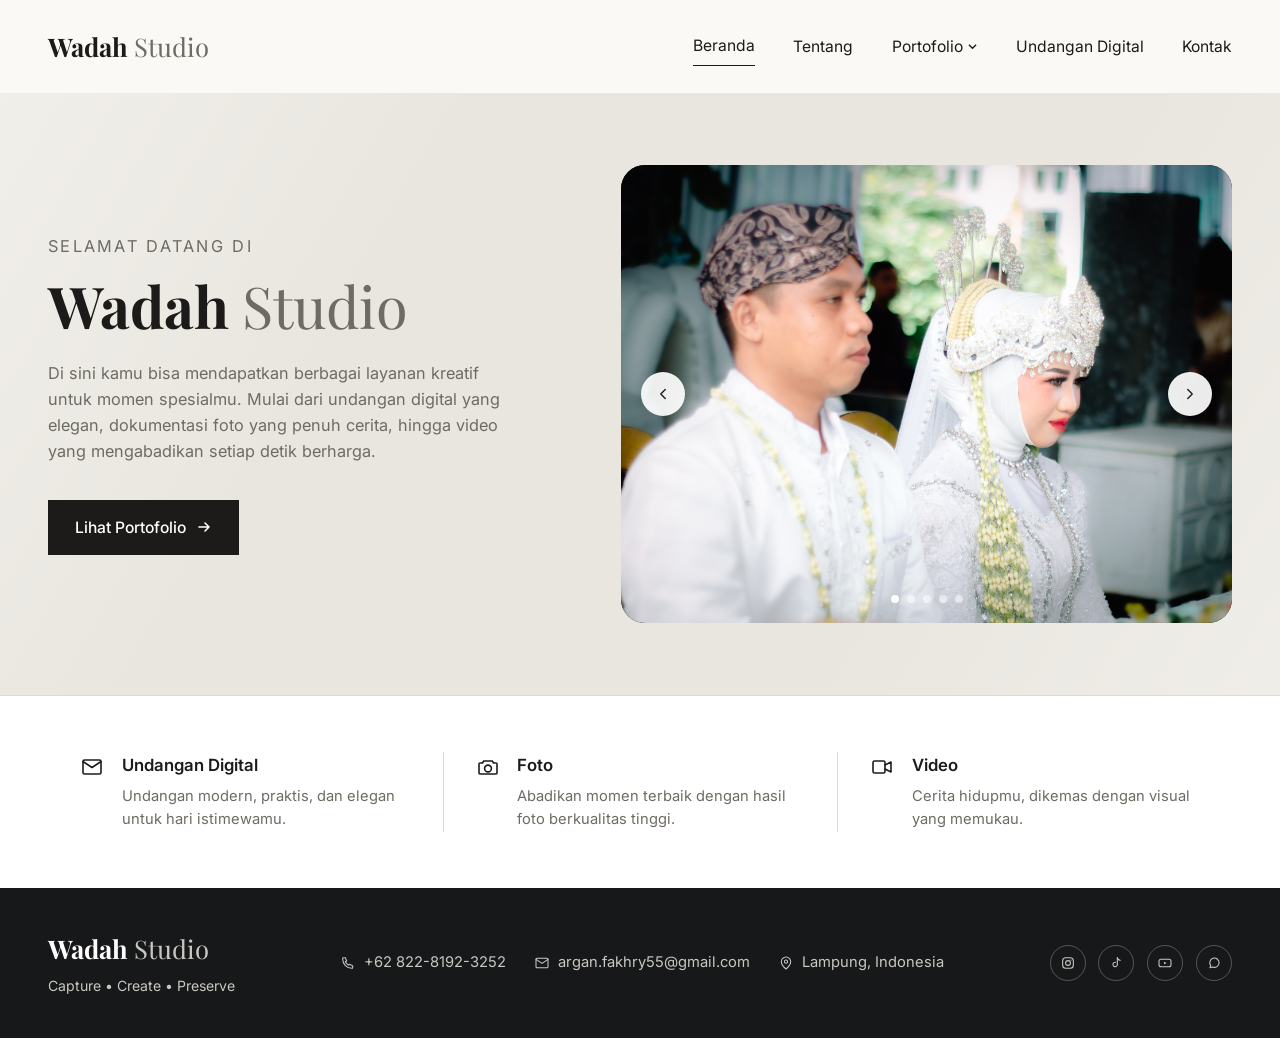
<file: index.html>
<!DOCTYPE html>
<html lang="id">
<head>
  <meta charset="UTF-8" />
  <meta name="viewport" content="width=device-width, initial-scale=1.0" />
  <title>Wadah Studio — Undangan Digital, Foto &amp; Video</title>
  <meta name="description" content="Wadah Studio menyediakan undangan digital, dokumentasi foto, dan video untuk momen spesialmu." />
  <link rel="preconnect" href="https://fonts.googleapis.com">
  <link rel="preconnect" href="https://fonts.gstatic.com" crossorigin>
  <link href="https://fonts.googleapis.com/css2?family=Inter:wght@400;500;600&family=Playfair+Display:wght@400;700&display=swap" rel="stylesheet">
  <link rel="stylesheet" href="css/style.css" />
</head>
<body>

  <!-- ============ HEADER / NAV ============ -->
  <header class="site-header">
    <div class="wrap">
      <a href="index.html" class="brand"><strong>Wadah</strong> <em>Studio</em></a>

      <button class="nav-toggle" aria-label="Buka menu" aria-expanded="false">
        <svg viewBox="0 0 24 24" fill="none" stroke="currentColor" stroke-width="1.8" stroke-linecap="round">
          <line x1="3" y1="6" x2="21" y2="6" />
          <line x1="3" y1="12" x2="21" y2="12" />
          <line x1="3" y1="18" x2="21" y2="18" />
        </svg>
      </button>

      <nav>
        <ul class="nav-links">
          <li class="active"><a href="index.html">Beranda</a></li>
          <li><a href="tentang.html">Tentang</a></li>
          <li class="has-dropdown">
            <a href="#">
              Portofolio
              <svg class="caret" viewBox="0 0 10 6" fill="none" stroke="currentColor" stroke-width="1.5">
                <path d="M1 1l4 4 4-4" />
              </svg>
            </a>
            <ul class="dropdown">
              <li><a href="portofolio-foto.html">Foto</a></li>
              <li><a href="portofolio-video.html">Video</a></li>
            </ul>
          </li>
          <li><a href="undangan.html">Undangan Digital</a></li>
          <li><a href="kontak.html">Kontak</a></li>
        </ul>
      </nav>
    </div>
  </header>

  <!-- ============ HERO ============ -->
  <section class="hero">
    <div class="wrap">
      <div class="hero-copy">
        <p class="hero-eyebrow">Selamat datang di</p>
        <h1><strong>Wadah</strong> <em>Studio</em></h1>
        <p>
          Di sini kamu bisa mendapatkan berbagai layanan kreatif untuk momen
          spesialmu. Mulai dari undangan digital yang elegan, dokumentasi foto
          yang penuh cerita, hingga video yang mengabadikan setiap detik berharga.
        </p>
        <a href="portofolio-foto.html" class="btn">
          Lihat Portofolio
          <svg viewBox="0 0 16 16" fill="none" stroke="currentColor" stroke-width="1.6" stroke-linecap="round" stroke-linejoin="round">
            <path d="M3 8h10M9 4l4 4-4 4" />
          </svg>
        </a>
      </div>

      <div class="carousel">
        <img src="assets/slide/slide1.jpg" alt="Dokumentasi Wadah Studio - foto 1" class="active" />
        <img src="assets/slide/slide2.jpg" alt="Dokumentasi Wadah Studio - foto 2" />
        <img src="assets/slide/slide3.jpg" alt="Dokumentasi Wadah Studio - foto 3" />
        <img src="assets/slide/slide4.jpg" alt="Dokumentasi Wadah Studio - foto 4" />
        <img src="assets/slide/slide5.jpg" alt="Dokumentasi Wadah Studio - foto 5" />

        <button class="carousel-arrow prev" aria-label="Foto sebelumnya">
          <svg viewBox="0 0 24 24" fill="none" stroke="currentColor" stroke-width="1.8" stroke-linecap="round" stroke-linejoin="round">
            <path d="M15 6l-6 6 6 6" />
          </svg>
        </button>
        <button class="carousel-arrow next" aria-label="Foto berikutnya">
          <svg viewBox="0 0 24 24" fill="none" stroke="currentColor" stroke-width="1.8" stroke-linecap="round" stroke-linejoin="round">
            <path d="M9 6l6 6-6 6" />
          </svg>
        </button>

        <div class="carousel-dots">
          <button class="active" aria-label="Ke foto 1"></button>
          <button aria-label="Ke foto 2"></button>
          <button aria-label="Ke foto 3"></button>
          <button aria-label="Ke foto 4"></button>
          <button aria-label="Ke foto 5"></button>
        </div>
      </div>
    </div>
  </section>

  <!-- ============ LAYANAN ============ -->
  <section class="layanan">
    <div class="wrap">
      <div class="layanan-item">
        <span class="layanan-icon">
          <svg viewBox="0 0 24 24" fill="none" stroke="currentColor" stroke-width="1.6" stroke-linecap="round" stroke-linejoin="round">
            <rect x="3" y="5" width="18" height="14" rx="1.5" />
            <path d="M3 6.5l9 6 9-6" />
          </svg>
        </span>
        <div>
          <h3>Undangan Digital</h3>
          <p>Undangan modern, praktis, dan elegan untuk hari istimewamu.</p>
        </div>
      </div>

      <div class="layanan-item">
        <span class="layanan-icon">
          <svg viewBox="0 0 24 24" fill="none" stroke="currentColor" stroke-width="1.6" stroke-linecap="round" stroke-linejoin="round">
            <path d="M4 8h2.5l1.2-2h8.6l1.2 2H20a1 1 0 0 1 1 1v9a1 1 0 0 1-1 1H4a1 1 0 0 1-1-1V9a1 1 0 0 1 1-1z" />
            <circle cx="12" cy="13.5" r="3.4" />
          </svg>
        </span>
        <div>
          <h3>Foto</h3>
          <p>Abadikan momen terbaik dengan hasil foto berkualitas tinggi.</p>
        </div>
      </div>

      <div class="layanan-item">
        <span class="layanan-icon">
          <svg viewBox="0 0 24 24" fill="none" stroke="currentColor" stroke-width="1.6" stroke-linecap="round" stroke-linejoin="round">
            <rect x="3" y="6" width="12" height="12" rx="1.5" />
            <path d="M15 10l6-3v10l-6-3" />
          </svg>
        </span>
        <div>
          <h3>Video</h3>
          <p>Cerita hidupmu, dikemas dengan visual yang memukau.</p>
        </div>
      </div>
    </div>
  </section>

  <!-- ============ FOOTER ============ -->
  <footer class="site-footer">
    <div class="wrap">
      <div class="footer-brand">
        <a href="index.html" class="brand"><strong>Wadah</strong> <em>Studio</em></a>
        <p class="footer-tagline">Capture &bull; Create &bull; Preserve</p>
      </div>

      <div class="footer-contact">
        <a href="tel:+6282281923252">
          <svg viewBox="0 0 24 24" fill="none" stroke="currentColor" stroke-width="1.6" stroke-linecap="round" stroke-linejoin="round">
            <path d="M4 5c0-.6.4-1 1-1h3l2 5-2 1.2a11 11 0 0 0 5 5L14 14l5 2v3c0 .6-.4 1-1 1C10.1 20 4 13.9 4 6V5z" />
          </svg>
          +62 822-8192-3252
        </a>
        <a href="mailto:argan.fakhry55@gmail.com">
          <svg viewBox="0 0 24 24" fill="none" stroke="currentColor" stroke-width="1.6" stroke-linecap="round" stroke-linejoin="round">
            <rect x="3" y="5" width="18" height="14" rx="1.5" />
            <path d="M3 6.5l9 6 9-6" />
          </svg>
          argan.fakhry55@gmail.com
        </a>
        <a href="#">
          <svg viewBox="0 0 24 24" fill="none" stroke="currentColor" stroke-width="1.6" stroke-linecap="round" stroke-linejoin="round">
            <path d="M12 21s-7-6.1-7-11a7 7 0 0 1 14 0c0 4.9-7 11-7 11z" />
            <circle cx="12" cy="10" r="2.4" />
          </svg>
          Lampung, Indonesia
        </a>
      </div>

      <div class="footer-social">
        <a href="https://instagram.com/argan.fakhry" aria-label="Instagram Wadah Studio">
          <svg viewBox="0 0 24 24" fill="none" stroke="currentColor" stroke-width="1.6">
            <rect x="4" y="4" width="16" height="16" rx="4.5" />
            <circle cx="12" cy="12" r="3.6" />
            <circle cx="16.4" cy="7.6" r="0.9" fill="currentColor" stroke="none" />
          </svg>
        </a>
        <a href="#" aria-label="TikTok Wadah Studio">
          <svg viewBox="0 0 24 24" fill="none" stroke="currentColor" stroke-width="1.6" stroke-linecap="round" stroke-linejoin="round">
            <path d="M14 4v10.2a3.3 3.3 0 1 1-2.6-3.23" />
            <path d="M14 4c.4 2.2 2 3.8 4.2 4.1" />
          </svg>
        </a>
        <a href="#" aria-label="YouTube Wadah Studio">
          <svg viewBox="0 0 24 24" fill="none" stroke="currentColor" stroke-width="1.6" stroke-linejoin="round">
            <rect x="3" y="6.5" width="18" height="11" rx="3" />
            <path d="M10.5 10l4 2-4 2z" fill="currentColor" stroke="none" />
          </svg>
        </a>
        <a href="https://wa.me/6282281923252" aria-label="WhatsApp Wadah Studio">
          <svg viewBox="0 0 24 24" fill="none" stroke="currentColor" stroke-width="1.6" stroke-linecap="round" stroke-linejoin="round">
            <path d="M6 19l1.1-3.2A7 7 0 1 1 10 18l-4 1z" />
          </svg>
        </a>
      </div>
    </div>
  </footer>

  <script src="js/main.js"></script>
</body>
</html>
</file>
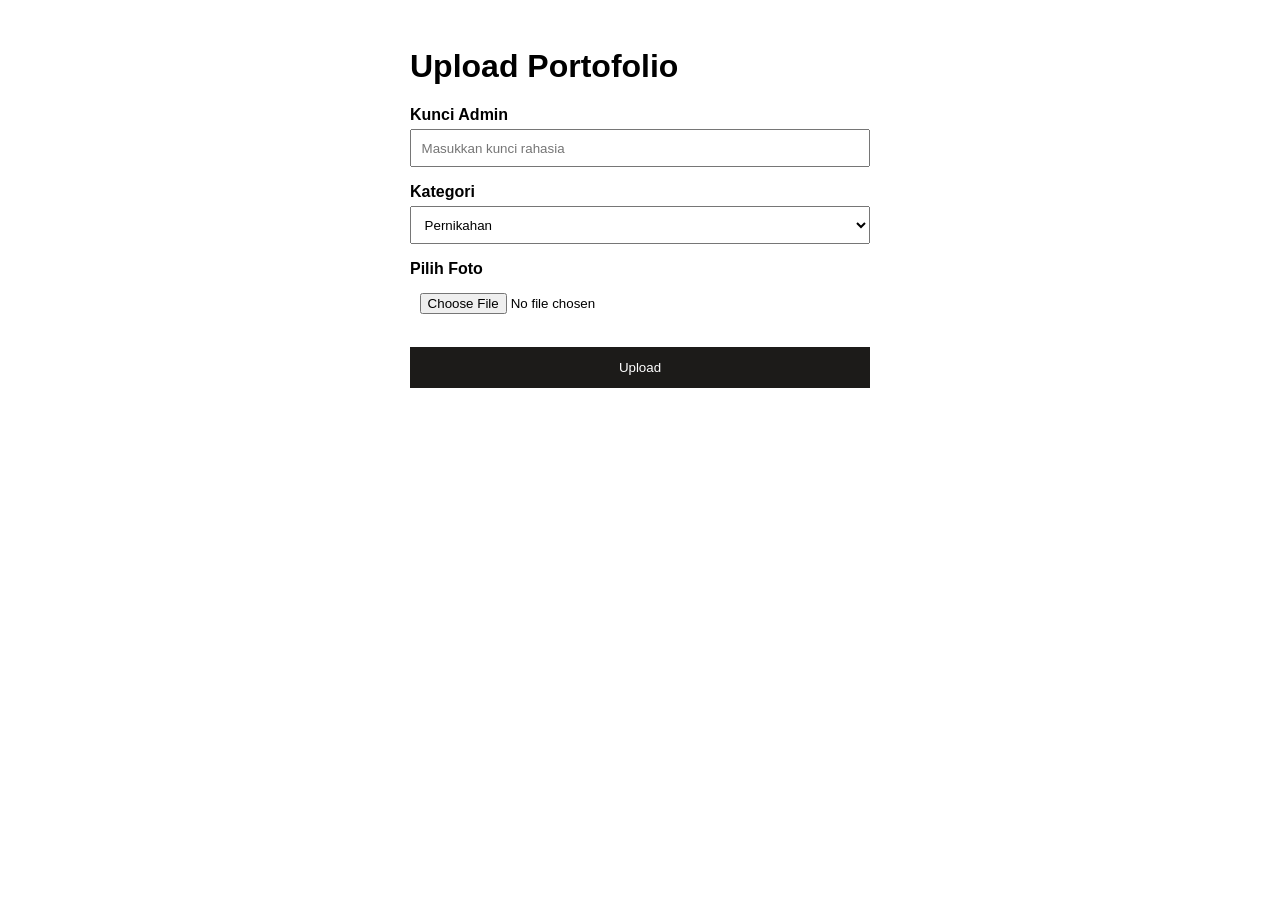
<file: admin.html>
<!DOCTYPE html>
<html lang="id">
<head>
<meta charset="UTF-8" />
<title>Admin Upload Portofolio — Wadah Studio</title>
<style>
  body { font-family: sans-serif; max-width: 460px; margin: 3rem auto; padding: 0 1rem; }
  label { display: block; margin-top: 1rem; font-weight: 600; }
  input, select, button { width: 100%; padding: 0.6rem; margin-top: 0.3rem; box-sizing: border-box; }
  button { margin-top: 1.5rem; cursor: pointer; background: #1c1b19; color: #fff; border: none; padding: 0.8rem; }
  #status { margin-top: 1rem; font-size: 0.9rem; }
</style>
</head>
<body>
  <h1>Upload Portofolio</h1>

  <label>Kunci Admin</label>
  <input type="password" id="key" placeholder="Masukkan kunci rahasia" />

  <label>Kategori</label>
  <select id="category">
    <option value="wedding">Pernikahan</option>
    <option value="sport">Olahraga</option>
    <option value="wisuda">Wisuda</option>
  </select>

  <label>Pilih Foto</label>
  <input type="file" id="fileInput" accept="image/*" />

  <button onclick="uploadFoto()">Upload</button>
  <p id="status"></p>

<script>
  const ENDPOINT = "https://script.google.com/macros/s/AKfycbxne1vZOYose110NCVlc0OeE7wIBc1UYhDzT3YFv7At08XdXWKlIHarzSQXdJKXQpXs/exec";

  function uploadFoto() {
    const key = document.getElementById("key").value;
    const category = document.getElementById("category").value;
    const file = document.getElementById("fileInput").files[0];
    const status = document.getElementById("status");

    if (!file) {
      status.textContent = "Pilih foto dulu.";
      return;
    }

    status.textContent = "Mengupload...";

    const reader = new FileReader();
    reader.onload = function () {
      const base64 = reader.result.split(",")[1];

      fetch(ENDPOINT, {
        method: "POST",
        body: JSON.stringify({
          key: key,
          category: category,
          filename: file.name,
          mimeType: file.type,
          imageBase64: base64
        })
      })
        .then(function (res) { return res.json(); })
        .then(function (data) {
          status.textContent = data.success
            ? "Berhasil! Link: " + data.imageUrl
            : "Gagal: " + data.message;
        })
        .catch(function (err) {
          status.textContent = "Error: " + err;
        });
    };
    reader.readAsDataURL(file);
  }
</script>
</body>
</html>
</file>
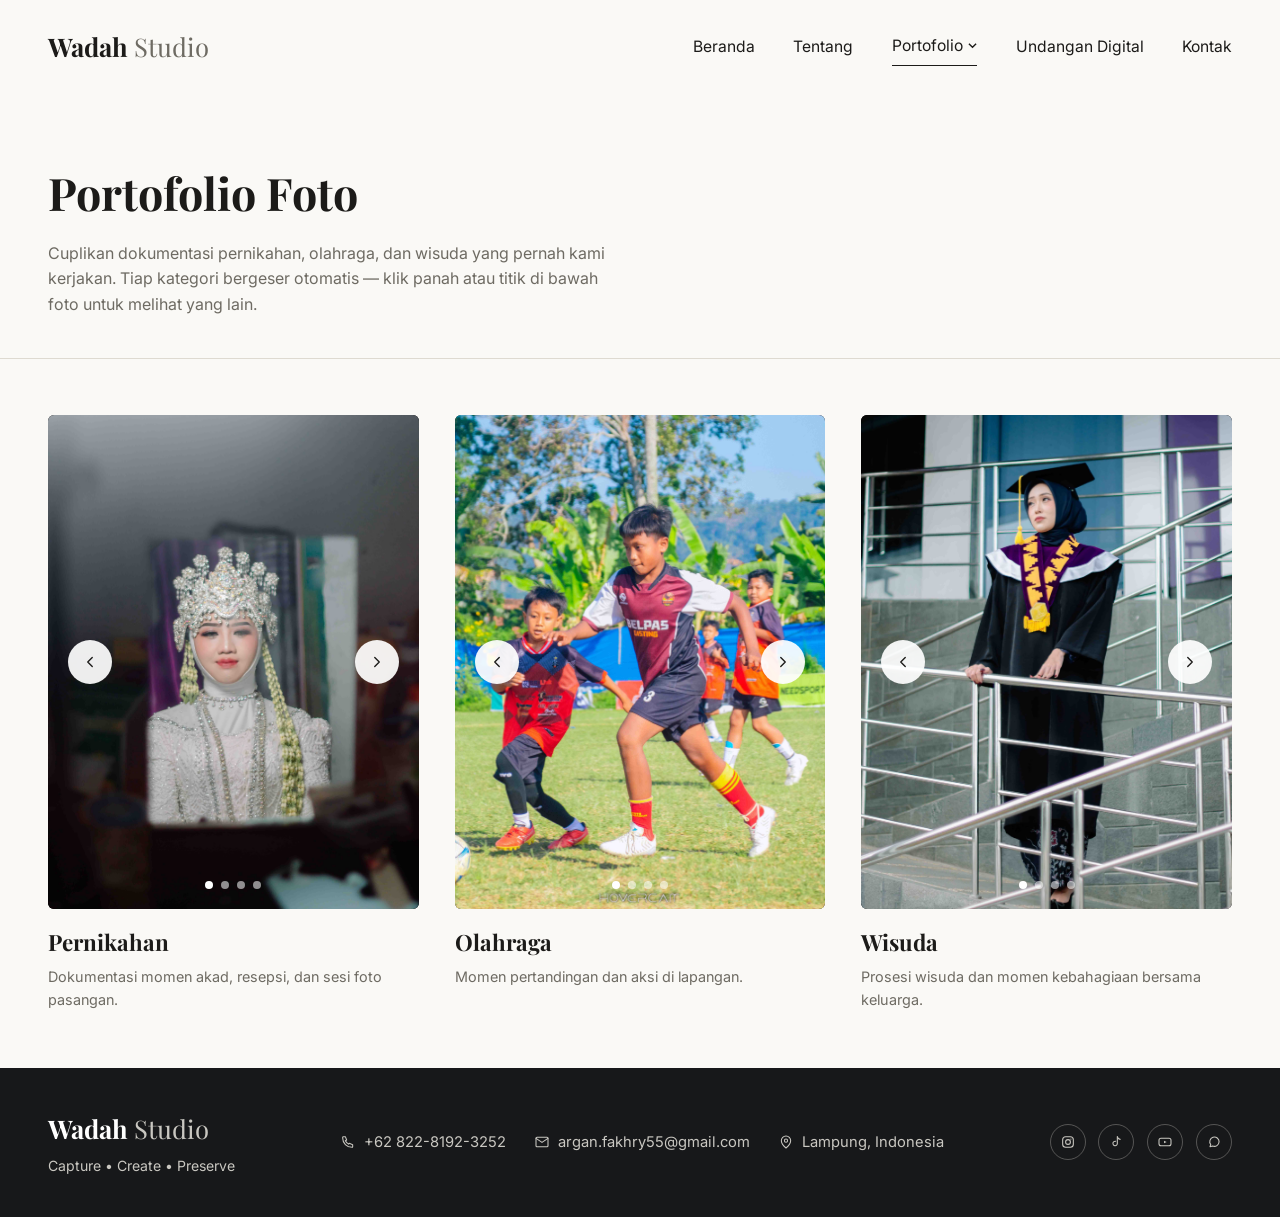
<file: portofolio-foto.html>
<!DOCTYPE html>
<html lang="id">
<head>
  <meta charset="UTF-8" />
  <meta name="viewport" content="width=device-width, initial-scale=1.0" />
  <title>Portofolio Foto — Wadah Studio</title>
  <meta name="description" content="Portofolio dokumentasi foto Wadah Studio: pernikahan, olahraga, dan wisuda." />
  <link rel="preconnect" href="https://fonts.googleapis.com">
  <link rel="preconnect" href="https://fonts.gstatic.com" crossorigin>
  <link href="https://fonts.googleapis.com/css2?family=Inter:wght@400;500;600&family=Playfair+Display:wght@400;700&display=swap" rel="stylesheet">
  <link rel="stylesheet" href="css/style.css" />
</head>
<body>

  <!-- ============ HEADER / NAV ============ -->
  <header class="site-header">
    <div class="wrap">
      <a href="index.html" class="brand"><strong>Wadah</strong> <em>Studio</em></a>

      <button class="nav-toggle" aria-label="Buka menu" aria-expanded="false">
        <svg viewBox="0 0 24 24" fill="none" stroke="currentColor" stroke-width="1.8" stroke-linecap="round">
          <line x1="3" y1="6" x2="21" y2="6" />
          <line x1="3" y1="12" x2="21" y2="12" />
          <line x1="3" y1="18" x2="21" y2="18" />
        </svg>
      </button>

      <nav>
        <ul class="nav-links">
          <li><a href="index.html">Beranda</a></li>
          <li><a href="tentang.html">Tentang</a></li>
          <li class="has-dropdown active">
            <a href="#">
              Portofolio
              <svg class="caret" viewBox="0 0 10 6" fill="none" stroke="currentColor" stroke-width="1.5">
                <path d="M1 1l4 4 4-4" />
              </svg>
            </a>
            <ul class="dropdown">
              <li><a href="portofolio-foto.html">Foto</a></li>
              <li><a href="portofolio-video.html">Video</a></li>
            </ul>
          </li>
          <li><a href="undangan.html">Undangan Digital</a></li>
          <li><a href="kontak.html">Kontak</a></li>
        </ul>
      </nav>
    </div>
  </header>

  <!-- ============ PAGE HEADER ============ -->
  <section class="page-header">
    <div class="wrap">
      <h1>Portofolio Foto</h1>
      <p>
        Cuplikan dokumentasi pernikahan, olahraga, dan wisuda yang pernah kami
        kerjakan. Tiap kategori bergeser otomatis — klik panah atau titik di
        bawah foto untuk melihat yang lain.
      </p>
    </div>
  </section>

  <!-- ============ GRID KATEGORI (tiap box = 1 carousel) ============ -->
  <section class="foto-section">
    <div class="wrap foto-grid">

      <!-- Kategori: Pernikahan (folder: wedding) -->
      <div class="foto-card" data-category="wedding">
        <div class="carousel">
          <img src="assets/portofolio-foto/wedding/wedding1.jpg" alt="Pernikahan - foto 1" class="active" />
          <img src="assets/portofolio-foto/wedding/wedding2.jpg" alt="Pernikahan - foto 2" />
          <img src="assets/portofolio-foto/wedding/wedding3.jpg" alt="Pernikahan - foto 3" />
          <img src="assets/portofolio-foto/wedding/wedding4.jpg" alt="Pernikahan - foto 4" />

          <button class="carousel-arrow prev" aria-label="Foto sebelumnya">
            <svg viewBox="0 0 24 24" fill="none" stroke="currentColor" stroke-width="1.8" stroke-linecap="round" stroke-linejoin="round">
              <path d="M15 6l-6 6 6 6" />
            </svg>
          </button>
          <button class="carousel-arrow next" aria-label="Foto berikutnya">
            <svg viewBox="0 0 24 24" fill="none" stroke="currentColor" stroke-width="1.8" stroke-linecap="round" stroke-linejoin="round">
              <path d="M9 6l6 6-6 6" />
            </svg>
          </button>

          <div class="carousel-dots">
            <button class="active" aria-label="Ke foto 1"></button>
            <button aria-label="Ke foto 2"></button>
            <button aria-label="Ke foto 3"></button>
            <button aria-label="Ke foto 4"></button>
          </div>
        </div>
        <h2>Pernikahan</h2>
        <p>Dokumentasi momen akad, resepsi, dan sesi foto pasangan.</p>
      </div>

      <!-- Kategori: Olahraga (folder: sport) -->
      <div class="foto-card" data-category="sport">
        <div class="carousel">
          <img src="assets/portofolio-foto/sport/sport1.jpg" alt="Olahraga - foto 1" class="active" />
          <img src="assets/portofolio-foto/sport/sport2.jpg" alt="Olahraga - foto 2" />
          <img src="assets/portofolio-foto/sport/sport3.jpg" alt="Olahraga - foto 3" />
          <img src="assets/portofolio-foto/sport/sport4.jpg" alt="Olahraga - foto 4" />

          <button class="carousel-arrow prev" aria-label="Foto sebelumnya">
            <svg viewBox="0 0 24 24" fill="none" stroke="currentColor" stroke-width="1.8" stroke-linecap="round" stroke-linejoin="round">
              <path d="M15 6l-6 6 6 6" />
            </svg>
          </button>
          <button class="carousel-arrow next" aria-label="Foto berikutnya">
            <svg viewBox="0 0 24 24" fill="none" stroke="currentColor" stroke-width="1.8" stroke-linecap="round" stroke-linejoin="round">
              <path d="M9 6l6 6-6 6" />
            </svg>
          </button>

          <div class="carousel-dots">
            <button class="active" aria-label="Ke foto 1"></button>
            <button aria-label="Ke foto 2"></button>
            <button aria-label="Ke foto 3"></button>
            <button aria-label="Ke foto 4"></button>
          </div>
        </div>
        <h2>Olahraga</h2>
        <p>Momen pertandingan dan aksi di lapangan.</p>
      </div>

      <!-- Kategori: Wisuda (folder: wisuda) -->
      <div class="foto-card" data-category="wisuda">
        <div class="carousel">
          <img src="assets/portofolio-foto/wisuda/wisuda1.jpg" alt="Wisuda - foto 1" class="active" />
          <img src="assets/portofolio-foto/wisuda/wisuda2.jpg" alt="Wisuda - foto 2" />
          <img src="assets/portofolio-foto/wisuda/wisuda3.jpg" alt="Wisuda - foto 3" />
          <img src="assets/portofolio-foto/wisuda/wisuda4.jpg" alt="Wisuda - foto 4" />

          <button class="carousel-arrow prev" aria-label="Foto sebelumnya">
            <svg viewBox="0 0 24 24" fill="none" stroke="currentColor" stroke-width="1.8" stroke-linecap="round" stroke-linejoin="round">
              <path d="M15 6l-6 6 6 6" />
            </svg>
          </button>
          <button class="carousel-arrow next" aria-label="Foto berikutnya">
            <svg viewBox="0 0 24 24" fill="none" stroke="currentColor" stroke-width="1.8" stroke-linecap="round" stroke-linejoin="round">
              <path d="M9 6l6 6-6 6" />
            </svg>
          </button>

          <div class="carousel-dots">
            <button class="active" aria-label="Ke foto 1"></button>
            <button aria-label="Ke foto 2"></button>
            <button aria-label="Ke foto 3"></button>
            <button aria-label="Ke foto 4"></button>
          </div>
        </div>
        <h2>Wisuda</h2>
        <p>Prosesi wisuda dan momen kebahagiaan bersama keluarga.</p>
      </div>

    </div>
  </section>

  <!-- ============ FOOTER ============ -->
  <footer class="site-footer">
    <div class="wrap">
      <div class="footer-brand">
        <a href="index.html" class="brand"><strong>Wadah</strong> <em>Studio</em></a>
        <p class="footer-tagline">Capture &bull; Create &bull; Preserve</p>
      </div>

      <div class="footer-contact">
        <a href="tel:+6282281923252">
          <svg viewBox="0 0 24 24" fill="none" stroke="currentColor" stroke-width="1.6" stroke-linecap="round" stroke-linejoin="round">
            <path d="M4 5c0-.6.4-1 1-1h3l2 5-2 1.2a11 11 0 0 0 5 5L14 14l5 2v3c0 .6-.4 1-1 1C10.1 20 4 13.9 4 6V5z" />
          </svg>
          +62 822-8192-3252
        </a>
        <a href="mailto:argan.fakhry55@gmail.com">
          <svg viewBox="0 0 24 24" fill="none" stroke="currentColor" stroke-width="1.6" stroke-linecap="round" stroke-linejoin="round">
            <rect x="3" y="5" width="18" height="14" rx="1.5" />
            <path d="M3 6.5l9 6 9-6" />
          </svg>
          argan.fakhry55@gmail.com
        </a>
        <a href="#">
          <svg viewBox="0 0 24 24" fill="none" stroke="currentColor" stroke-width="1.6" stroke-linecap="round" stroke-linejoin="round">
            <path d="M12 21s-7-6.1-7-11a7 7 0 0 1 14 0c0 4.9-7 11-7 11z" />
            <circle cx="12" cy="10" r="2.4" />
          </svg>
          Lampung, Indonesia
        </a>
      </div>

      <div class="footer-social">
        <a href="https://instagram.com/argan.fakhry" aria-label="Instagram Wadah Studio">
          <svg viewBox="0 0 24 24" fill="none" stroke="currentColor" stroke-width="1.6">
            <rect x="4" y="4" width="16" height="16" rx="4.5" />
            <circle cx="12" cy="12" r="3.6" />
            <circle cx="16.4" cy="7.6" r="0.9" fill="currentColor" stroke="none" />
          </svg>
        </a>
        <a href="#" aria-label="TikTok Wadah Studio">
          <svg viewBox="0 0 24 24" fill="none" stroke="currentColor" stroke-width="1.6" stroke-linecap="round" stroke-linejoin="round">
            <path d="M14 4v10.2a3.3 3.3 0 1 1-2.6-3.23" />
            <path d="M14 4c.4 2.2 2 3.8 4.2 4.1" />
          </svg>
        </a>
        <a href="#" aria-label="YouTube Wadah Studio">
          <svg viewBox="0 0 24 24" fill="none" stroke="currentColor" stroke-width="1.6" stroke-linejoin="round">
            <rect x="3" y="6.5" width="18" height="11" rx="3" />
            <path d="M10.5 10l4 2-4 2z" fill="currentColor" stroke="none" />
          </svg>
        </a>
        <a href="https://wa.me/6282281923252" aria-label="WhatsApp Wadah Studio">
          <svg viewBox="0 0 24 24" fill="none" stroke="currentColor" stroke-width="1.6" stroke-linecap="round" stroke-linejoin="round">
            <path d="M6 19l1.1-3.2A7 7 0 1 1 10 18l-4 1z" />
          </svg>
        </a>
      </div>
    </div>
  </footer>

 <script src="js/main.js"></script>
<script>
  const DATA_ENDPOINT = "https://script.google.com/macros/s/AKfycbxne1vZOYose110NCVlc0OeE7wIBc1UYhDzT3YFv7At08XdXWKlIHarzSQXdJKXQpXs/exec";

  fetch(DATA_ENDPOINT)
    .then(function (res) { return res.json(); })
    .then(function (data) {
      renderKategori("wedding", data.wedding);
      renderKategori("sport", data.sport);
      renderKategori("wisuda", data.wisuda);
    })
    .catch(function (err) {
      console.error("Gagal ambil data portofolio:", err);
    });

  function renderKategori(category, urls) {
    const box = document.querySelector('[data-category="' + category + '"] .carousel');
    if (!box || !urls || !urls.length) return;

    box.querySelectorAll("img").forEach(function (img) { img.remove(); });
    box.querySelectorAll(".carousel-dots button").forEach(function (dot) { dot.remove(); });

    const dotsWrap = box.querySelector(".carousel-dots");

    urls.forEach(function (url, i) {
      const img = document.createElement("img");
      img.src = url;
      img.alt = category + " - foto " + (i + 1);
      if (i === 0) img.classList.add("active");
      box.insertBefore(img, box.firstChild);

      const dot = document.createElement("button");
      dot.setAttribute("aria-label", "Ke foto " + (i + 1));
      if (i === 0) dot.classList.add("active");
      dotsWrap.appendChild(dot);
    });

    initCarousel(box);
  }
</script>
</body>
</html>
</file>
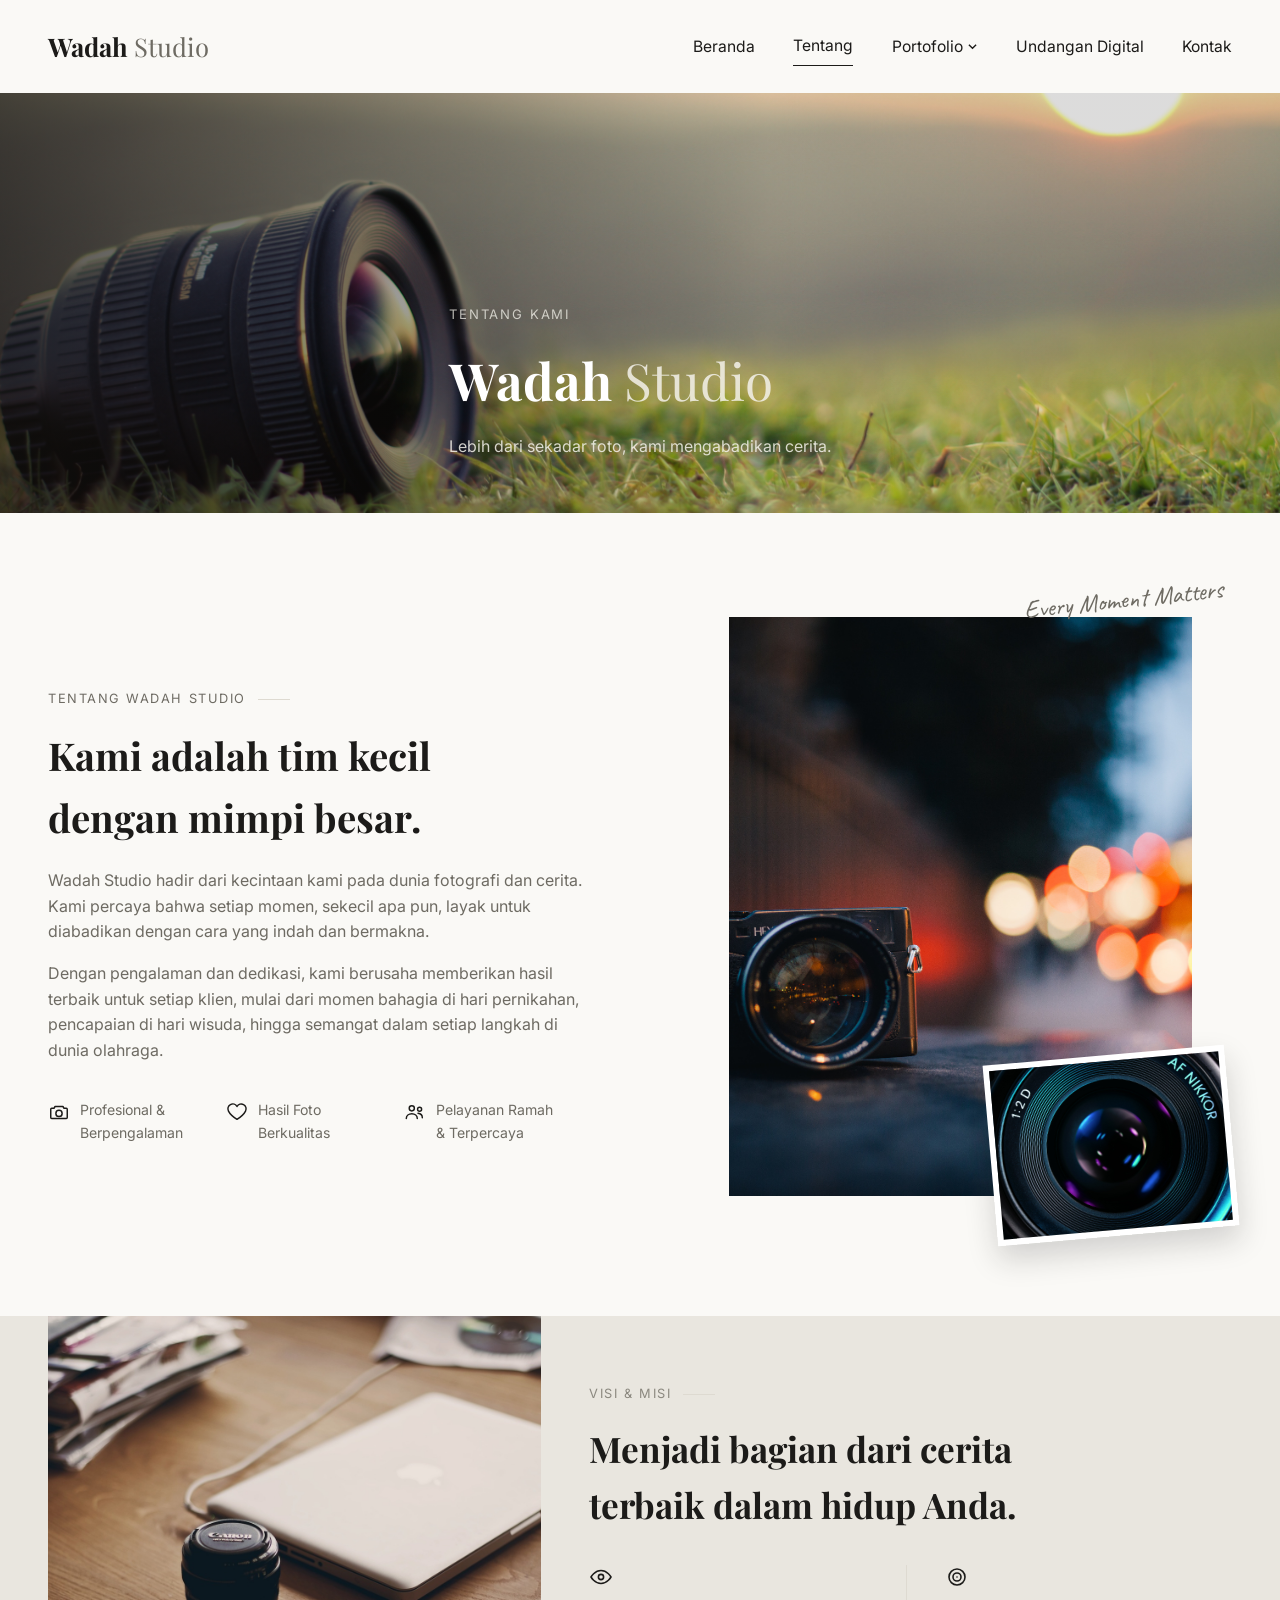
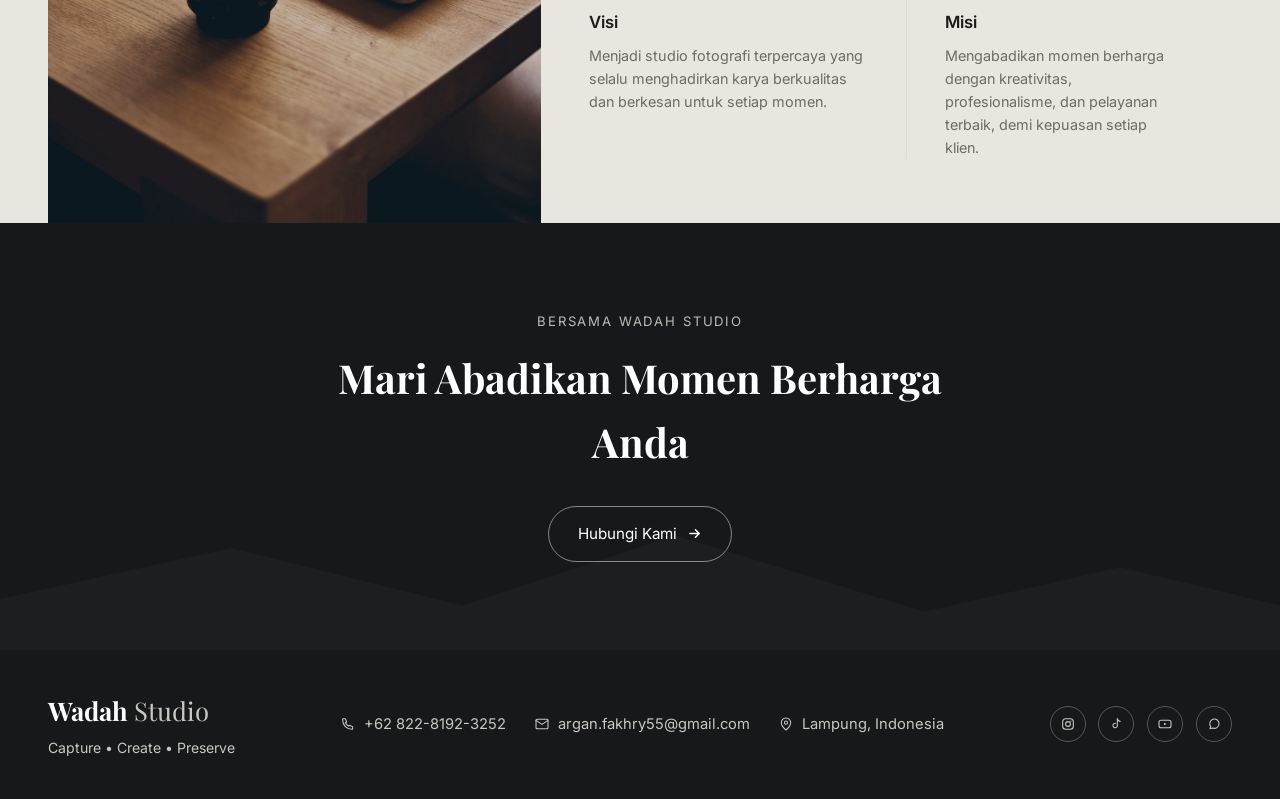
<file: tentang.html>
<!DOCTYPE html>
<html lang="id">
<head>
  <meta charset="UTF-8" />
  <meta name="viewport" content="width=device-width, initial-scale=1.0" />
  <title>Tentang Kami — Wadah Studio</title>
  <meta name="description" content="Wadah Studio — lebih dari sekadar foto, kami mengabadikan cerita." />
  <link rel="preconnect" href="https://fonts.googleapis.com">
  <link rel="preconnect" href="https://fonts.gstatic.com" crossorigin>
  <link href="https://fonts.googleapis.com/css2?family=Caveat:wght@500;600&family=Inter:wght@400;500;600&family=Playfair+Display:wght@400;700&display=swap" rel="stylesheet">
  <link rel="stylesheet" href="css/style.css" />
</head>
<body>

  <!-- ============ HEADER / NAV ============ -->
  <header class="site-header">
    <div class="wrap">
      <a href="index.html" class="brand"><strong>Wadah</strong> <em>Studio</em></a>

      <button class="nav-toggle" aria-label="Buka menu" aria-expanded="false">
        <svg viewBox="0 0 24 24" fill="none" stroke="currentColor" stroke-width="1.8" stroke-linecap="round">
          <line x1="3" y1="6" x2="21" y2="6" />
          <line x1="3" y1="12" x2="21" y2="12" />
          <line x1="3" y1="18" x2="21" y2="18" />
        </svg>
      </button>

      <nav>
        <ul class="nav-links">
          <li><a href="index.html">Beranda</a></li>
          <li class="active"><a href="tentang.html">Tentang</a></li>
          <li class="has-dropdown">
            <a href="#">
              Portofolio
              <svg class="caret" viewBox="0 0 10 6" fill="none" stroke="currentColor" stroke-width="1.5">
                <path d="M1 1l4 4 4-4" />
              </svg>
            </a>
            <ul class="dropdown">
              <li><a href="portofolio-foto.html">Foto</a></li>
              <li><a href="portofolio-video.html">Video</a></li>
            </ul>
          </li>
          <li><a href="undangan.html">Undangan Digital</a></li>
          <li><a href="kontak.html">Kontak</a></li>
        </ul>
      </nav>
    </div>
  </header>

  <!-- ============ HERO FOTO ============ -->
  <section class="page-hero-photo" style="background-image: linear-gradient(90deg, rgba(20,18,16,0.72) 0%, rgba(20,18,16,0.15) 60%), url('assets/tentang/hero.jpg');">
    <div class="wrap">
      <p class="hero-eyebrow hero-eyebrow-invert">Tentang Kami</p>
      <h1 class="page-hero-title"><strong>Wadah</strong> <em>Studio</em></h1>
      <p class="page-hero-sub">Lebih dari sekadar foto, kami mengabadikan cerita.</p>
    </div>
  </section>

  <!-- ============ TENTANG: profil & collage ============ -->
  <section class="tentang-about">
    <div class="wrap tentang-about-grid">
      <div class="tentang-copy">
        <p class="section-eyebrow">Tentang Wadah Studio</p>
        <h2>Kami adalah tim kecil dengan mimpi besar.</h2>
        <p>
          Wadah Studio hadir dari kecintaan kami pada dunia fotografi dan cerita.
          Kami percaya bahwa setiap momen, sekecil apa pun, layak untuk
          diabadikan dengan cara yang indah dan bermakna.
        </p>
        <p>
          Dengan pengalaman dan dedikasi, kami berusaha memberikan hasil terbaik
          untuk setiap klien, mulai dari momen bahagia di hari pernikahan,
          pencapaian di hari wisuda, hingga semangat dalam setiap langkah di
          dunia olahraga.
        </p>

        <div class="tentang-fitur">
          <div class="tentang-fitur-item">
            <svg viewBox="0 0 24 24" fill="none" stroke="currentColor" stroke-width="1.6" stroke-linecap="round" stroke-linejoin="round">
              <path d="M4 8h2.5l1.2-2h8.6l1.2 2H20a1 1 0 0 1 1 1v9a1 1 0 0 1-1 1H4a1 1 0 0 1-1-1V9a1 1 0 0 1 1-1z" />
              <circle cx="12" cy="13.5" r="3.4" />
            </svg>
            <span>Profesional &amp; Berpengalaman</span>
          </div>
          <div class="tentang-fitur-item">
            <svg viewBox="0 0 24 24" fill="none" stroke="currentColor" stroke-width="1.6" stroke-linecap="round" stroke-linejoin="round">
              <path d="M12 20s-7-4.4-9.3-9A5 5 0 0 1 12 6a5 5 0 0 1 9.3 5c-2.3 4.6-9.3 9-9.3 9z" />
            </svg>
            <span>Hasil Foto Berkualitas</span>
          </div>
          <div class="tentang-fitur-item">
            <svg viewBox="0 0 24 24" fill="none" stroke="currentColor" stroke-width="1.6" stroke-linecap="round" stroke-linejoin="round">
              <circle cx="8.5" cy="8" r="2.8" />
              <path d="M2.5 19c0-3 2.7-5.2 6-5.2s6 2.2 6 5.2" />
              <circle cx="17" cy="9" r="2.2" />
              <path d="M15.3 13.4c2.6.3 4.7 2.2 4.7 4.8" />
            </svg>
            <span>Pelayanan Ramah &amp; Terpercaya</span>
          </div>
        </div>
      </div>

      <div class="tentang-collage">
        <img class="collage-main" src="assets/tentang/profile-utama.jpg" alt="Fotografer Wadah Studio sedang memotret" />
        <img class="collage-secondary" src="assets/tentang/profile-detail.jpg" alt="Detail kamera dan buku catatan" />
        <span class="collage-caption">Every Moment Matters</span>
      </div>
    </div>
  </section>

  <!-- ============ VISI & MISI ============ -->
 <section class="visimisi">
    <div class="wrap visimisi-grid">
      <img class="visimisi-photo" src="assets/tentang/visi-misi.jpg" alt="Detail tangan memegang kamera" />

      <div class="visimisi-panel">
        <p class="section-eyebrow">Visi &amp; Misi</p>
        <h2>Menjadi bagian dari cerita terbaik dalam hidup Anda.</h2>

        <div class="visimisi-cols">
          <div class="visimisi-col">
            <svg viewBox="0 0 24 24" fill="none" stroke="currentColor" stroke-width="1.6" stroke-linecap="round" stroke-linejoin="round">
              <path d="M2 12s3.6-6.5 10-6.5S22 12 22 12s-3.6 6.5-10 6.5S2 12 2 12z" />
              <circle cx="12" cy="12" r="2.6" />
            </svg>
            <h3>Visi</h3>
            <p>
              Menjadi studio fotografi terpercaya yang selalu menghadirkan
              karya berkualitas dan berkesan untuk setiap momen.
            </p>
          </div>
          <div class="visimisi-col">
            <svg viewBox="0 0 24 24" fill="none" stroke="currentColor" stroke-width="1.6" stroke-linecap="round" stroke-linejoin="round">
              <circle cx="12" cy="12" r="8" />
              <circle cx="12" cy="12" r="4" />
              <circle cx="12" cy="12" r="0.8" fill="currentColor" stroke="none" />
            </svg>
            <h3>Misi</h3>
            <p>
              Mengabadikan momen berharga dengan kreativitas, profesionalisme,
              dan pelayanan terbaik, demi kepuasan setiap klien.
            </p>
          </div>
        </div>
      </div>
    </div>
  </section>

  <!-- ============ CTA PENUTUP ============ -->
  <section class="cta-banner">
    <div class="cta-mountain" aria-hidden="true">
      <svg viewBox="0 0 1440 220" preserveAspectRatio="none">
        <polygon points="0,220 0,140 260,60 520,150 760,40 1040,160 1260,90 1440,150 1440,220" />
      </svg>
    </div>
    <div class="wrap cta-content">
      <p class="hero-eyebrow hero-eyebrow-invert">Bersama Wadah Studio</p>
      <h2>Mari Abadikan Momen Berharga Anda</h2>
      <a href="kontak.html" class="btn-pill">
        Hubungi Kami
        <svg viewBox="0 0 16 16" fill="none" stroke="currentColor" stroke-width="1.6" stroke-linecap="round" stroke-linejoin="round">
          <path d="M3 8h10M9 4l4 4-4 4" />
        </svg>
      </a>
    </div>
  </section>

  <!-- ============ FOOTER ============ -->
  <footer class="site-footer">
    <div class="wrap">
      <div class="footer-brand">
        <a href="index.html" class="brand"><strong>Wadah</strong> <em>Studio</em></a>
        <p class="footer-tagline">Capture &bull; Create &bull; Preserve</p>
      </div>

      <div class="footer-contact">
        <a href="tel:+6282281923252">
          <svg viewBox="0 0 24 24" fill="none" stroke="currentColor" stroke-width="1.6" stroke-linecap="round" stroke-linejoin="round">
            <path d="M4 5c0-.6.4-1 1-1h3l2 5-2 1.2a11 11 0 0 0 5 5L14 14l5 2v3c0 .6-.4 1-1 1C10.1 20 4 13.9 4 6V5z" />
          </svg>
          +62 822-8192-3252
        </a>
        <a href="mailto:argan.fakhry55@gmail.com">
          <svg viewBox="0 0 24 24" fill="none" stroke="currentColor" stroke-width="1.6" stroke-linecap="round" stroke-linejoin="round">
            <rect x="3" y="5" width="18" height="14" rx="1.5" />
            <path d="M3 6.5l9 6 9-6" />
          </svg>
          argan.fakhry55@gmail.com
        </a>
        <a href="#">
          <svg viewBox="0 0 24 24" fill="none" stroke="currentColor" stroke-width="1.6" stroke-linecap="round" stroke-linejoin="round">
            <path d="M12 21s-7-6.1-7-11a7 7 0 0 1 14 0c0 4.9-7 11-7 11z" />
            <circle cx="12" cy="10" r="2.4" />
          </svg>
          Lampung, Indonesia
        </a>
      </div>

      <div class="footer-social">
        <a href="https://instagram.com/argan.fakhry" aria-label="Instagram Wadah Studio">
          <svg viewBox="0 0 24 24" fill="none" stroke="currentColor" stroke-width="1.6">
            <rect x="4" y="4" width="16" height="16" rx="4.5" />
            <circle cx="12" cy="12" r="3.6" />
            <circle cx="16.4" cy="7.6" r="0.9" fill="currentColor" stroke="none" />
          </svg>
        </a>
        <a href="#" aria-label="TikTok Wadah Studio">
          <svg viewBox="0 0 24 24" fill="none" stroke="currentColor" stroke-width="1.6" stroke-linecap="round" stroke-linejoin="round">
            <path d="M14 4v10.2a3.3 3.3 0 1 1-2.6-3.23" />
            <path d="M14 4c.4 2.2 2 3.8 4.2 4.1" />
          </svg>
        </a>
        <a href="#" aria-label="YouTube Wadah Studio">
          <svg viewBox="0 0 24 24" fill="none" stroke="currentColor" stroke-width="1.6" stroke-linejoin="round">
            <rect x="3" y="6.5" width="18" height="11" rx="3" />
            <path d="M10.5 10l4 2-4 2z" fill="currentColor" stroke="none" />
          </svg>
        </a>
        <a href="https://wa.me/6282281923252" aria-label="WhatsApp Wadah Studio">
          <svg viewBox="0 0 24 24" fill="none" stroke="currentColor" stroke-width="1.6" stroke-linecap="round" stroke-linejoin="round">
            <path d="M6 19l1.1-3.2A7 7 0 1 1 10 18l-4 1z" />
          </svg>
        </a>
      </div>
    </div>
  </footer>

  <script src="js/main.js"></script>
</body>
</html>
</file>
<file: css/style.css>
/* ================================
   Wadah Studio — Beranda (index)
================================= */

:root {
  --color-bg: #FAF9F6;
  --color-hero-bg: #E9E6DF;
  --color-text: #1C1B19;
  --color-text-soft: #6E6B63;
  --color-text-faint: #8B887F;
  --color-line: #DEDAD1;
  --color-dark: #17181A;
  --color-dark-text: #C9C7C1;
  --color-white: #FFFFFF;

  --font-display: "Playfair Display", Georgia, serif;
  --font-body: "Inter", -apple-system, BlinkMacSystemFont, sans-serif;

  --content-width: 1320px;
}

* {
  box-sizing: border-box;
  margin: 0;
  padding: 0;
}

html {
  scroll-behavior: smooth;
}

@media (prefers-reduced-motion: reduce) {
  html {
    scroll-behavior: auto;
  }
  * {
    animation-duration: 0.01ms !important;
    transition-duration: 0.01ms !important;
  }
}

body {
  font-family: var(--font-body);
  background: var(--color-bg);
  color: var(--color-text);
  line-height: 1.6;
  -webkit-font-smoothing: antialiased;
}

img {
  max-width: 100%;
  display: block;
}

a {
  color: inherit;
  text-decoration: none;
}

button {
  font-family: inherit;
}

.wrap {
  max-width: var(--content-width);
  margin-inline: auto;
  padding-inline: clamp(1.25rem, 4vw, 3rem);
}

a:focus-visible,
button:focus-visible {
  outline: 2px solid var(--color-text);
  outline-offset: 3px;
}

/* ---------- Header / Nav ---------- */

.site-header {
  position: relative;
  z-index: 50;
  background: var(--color-bg);
  border-bottom: 1px solid transparent;
}

.site-header .wrap {
  display: flex;
  align-items: center;
  justify-content: space-between;
  padding-block: 1.6rem;
}

.brand {
  font-family: var(--font-display);
  font-size: 1.6rem;
}

.brand strong {
  font-weight: 700;
}

.brand em {
  font-style: normal;
  font-weight: 400;
  color: var(--color-text-soft);
}

.nav-links {
  display: flex;
  align-items: center;
  gap: clamp(1.5rem, 3vw, 2.5rem);
  list-style: none;
  font-size: 0.98rem;
}

.nav-links > li {
  position: relative;
}

.nav-links a {
  display: inline-flex;
  align-items: center;
  gap: 0.35rem;
  padding-block: 0.4rem;
  color: var(--color-text);
}

.nav-links li.active > a {
  border-bottom: 1.5px solid var(--color-text);
}

.nav-links a:hover {
  color: var(--color-text-soft);
}

.caret {
  width: 9px;
  height: 9px;
  transition: transform 0.2s ease;
}

/* Dropdown */

.has-dropdown .dropdown {
  position: absolute;
  top: calc(100% + 0.9rem);
  left: 50%;
  transform: translateX(-50%) translateY(6px);
  background: var(--color-white);
  border: 1px solid var(--color-line);
  box-shadow: 0 12px 28px rgba(28, 27, 25, 0.08);
  min-width: 160px;
  padding: 0.5rem;
  list-style: none;
  opacity: 0;
  visibility: hidden;
  transition: opacity 0.18s ease, transform 0.18s ease, visibility 0.18s;
  z-index: 30;
}

.has-dropdown:hover .dropdown,
.has-dropdown.open .dropdown {
  opacity: 1;
  visibility: visible;
  transform: translateX(-50%) translateY(0);
}

.has-dropdown.open .caret {
  transform: rotate(180deg);
}

.dropdown li a {
  display: block;
  padding: 0.55rem 0.9rem;
  border-radius: 4px;
  font-size: 0.95rem;
  white-space: nowrap;
}

.dropdown li a:hover {
  background: var(--color-bg);
  color: var(--color-text);
}

.nav-toggle {
  display: none;
  background: none;
  border: none;
  cursor: pointer;
  padding: 0.4rem;
}

.nav-toggle svg {
  width: 24px;
  height: 24px;
}

/* ---------- Hero ---------- */

.hero {
  background: var(--color-hero-bg);
  background-image: linear-gradient(
    120deg,
    rgba(255, 255, 255, 0.35) 0%,
    rgba(255, 255, 255, 0) 30%,
    rgba(255, 255, 255, 0) 70%,
    rgba(255, 255, 255, 0.3) 100%
  );
}

.hero .wrap {
  display: grid;
  grid-template-columns: 5fr 6fr;
  gap: clamp(2rem, 5vw, 4.5rem);
  align-items: center;
  padding-block: clamp(3rem, 8vh, 5.5rem);
}

.hero-eyebrow {
  text-transform: uppercase;
  letter-spacing: 0.14em;
  font-size: 0.82rem;
  color: var(--color-text-faint);
  margin-bottom: 0.9rem;
}

.hero-copy h1 {
  font-family: var(--font-display);
  font-size: clamp(2.6rem, 5vw, 3.6rem);
  line-height: 1.08;
  margin-bottom: 1.5rem;
}

.hero-copy h1 strong {
  font-weight: 700;
}

.hero-copy h1 em {
  font-style: normal;
  font-weight: 400;
  color: var(--color-text-soft);
}

.hero-copy p {
  max-width: 46ch;
  color: var(--color-text-soft);
  font-size: 1.02rem;
}

.btn {
  display: inline-flex;
  align-items: center;
  gap: 0.6rem;
  margin-top: 2.2rem;
  padding: 0.95rem 1.7rem;
  background: var(--color-text);
  color: var(--color-white);
  font-size: 0.98rem;
  font-weight: 500;
  border: none;
  cursor: pointer;
  transition: background 0.2s ease;
}

.btn:hover {
  background: #000;
}

.btn svg {
  width: 16px;
  height: 16px;
}

/* ---------- Carousel ---------- */

.carousel {
  position: relative;
  aspect-ratio: 4 / 3;
  overflow: hidden;
  background: #000;
  border-radius: 24px;
}

.carousel img {
  position: absolute;
  inset: 0;
  width: 100%;
  height: 100%;
  object-fit: cover;
  opacity: 0;
  transition: opacity 0.5s ease;
}

.carousel img.active {
  opacity: 1;
}

.carousel-arrow {
  position: absolute;
  top: 50%;
  transform: translateY(-50%);
  width: 44px;
  height: 44px;
  border-radius: 50%;
  border: none;
  background: rgba(255, 255, 255, 0.92);
  color: var(--color-text);
  display: flex;
  align-items: center;
  justify-content: center;
  cursor: pointer;
  z-index: 5;
  transition: background 0.2s ease;
}

.carousel-arrow:hover {
  background: #fff;
}

.carousel-arrow svg {
  width: 18px;
  height: 18px;
}

.carousel-arrow.prev {
  left: 1.25rem;
}

.carousel-arrow.next {
  right: 1.25rem;
}

.carousel-dots {
  position: absolute;
  bottom: 1.25rem;
  left: 50%;
  transform: translateX(-50%);
  display: flex;
  gap: 0.5rem;
  z-index: 5;
}

.carousel-dots button {
  width: 8px;
  height: 8px;
  border-radius: 50%;
  border: none;
  background: rgba(255, 255, 255, 0.55);
  cursor: pointer;
  padding: 0;
}

.carousel-dots button.active {
  background: #fff;
}

/* ---------- Layanan (features strip) ---------- */

.layanan {
  background: var(--color-white);
  border-top: 1px solid var(--color-line);
}

.layanan .wrap {
  display: grid;
  grid-template-columns: repeat(3, 1fr);
  padding-block: clamp(2.5rem, 5vw, 3.5rem);
}

.layanan-item {
  display: flex;
  gap: 1.1rem;
  padding-inline: clamp(0.5rem, 3vw, 2rem);
}

.layanan-item + .layanan-item {
  border-left: 1px solid var(--color-line);
}

.layanan-icon {
  flex-shrink: 0;
  width: 24px;
  height: 24px;
  margin-top: 0.15rem;
  color: var(--color-text);
}

.layanan-icon svg {
  width: 100%;
  height: 100%;
}

.layanan-item h3 {
  font-size: 1.05rem;
  font-weight: 600;
  margin-bottom: 0.35rem;
}

.layanan-item p {
  font-size: 0.92rem;
  color: var(--color-text-soft);
  max-width: 32ch;
}

/* ---------- Footer ---------- */

.site-footer {
  background: var(--color-dark);
  color: var(--color-dark-text);
}

.site-footer .wrap {
  display: flex;
  flex-wrap: wrap;
  align-items: center;
  justify-content: space-between;
  gap: 1.5rem;
  padding-block: 2.5rem;
}

.footer-brand .brand {
  color: var(--color-white);
}

.footer-brand .brand em {
  color: var(--color-dark-text);
}

.footer-tagline {
  margin-top: 0.4rem;
  font-size: 0.88rem;
  color: var(--color-dark-text);
}

.footer-contact {
  display: flex;
  flex-wrap: wrap;
  gap: 1.75rem;
  font-size: 0.92rem;
}

.footer-contact a {
  display: inline-flex;
  align-items: center;
  gap: 0.5rem;
}

.footer-contact svg {
  width: 16px;
  height: 16px;
  flex-shrink: 0;
}

.footer-social {
  display: flex;
  gap: 0.8rem;
}

.footer-social a {
  width: 36px;
  height: 36px;
  border-radius: 50%;
  border: 1px solid rgba(201, 199, 193, 0.35);
  display: flex;
  align-items: center;
  justify-content: center;
  transition: border-color 0.2s ease, background 0.2s ease;
}

.footer-social a:hover {
  border-color: var(--color-dark-text);
  background: rgba(255, 255, 255, 0.06);
}

.footer-social svg {
  width: 16px;
  height: 16px;
}

/* ---------- Responsive ---------- */

@media (max-width: 960px) {
  .hero .wrap {
    grid-template-columns: 1fr;
  }

  .carousel {
    order: -1;
  }

  .layanan .wrap {
    grid-template-columns: 1fr;
    gap: 1.75rem;
  }

  .layanan-item + .layanan-item {
    border-left: none;
    border-top: 1px solid var(--color-line);
    padding-top: 1.75rem;
  }
}

@media (max-width: 760px) {
  .nav-links {
    position: absolute;
    top: 100%;
    left: 0;
    right: 0;
    background: var(--color-bg);
    border-top: 1px solid var(--color-line);
    border-bottom: 1px solid var(--color-line);
    flex-direction: column;
    align-items: flex-start;
    gap: 0;
    padding: 0.5rem clamp(1.25rem, 4vw, 3rem) 1rem;
    display: none;
  }

  .nav-links.open {
    display: flex;
  }

  .nav-links > li {
    width: 100%;
  }

  .nav-links a {
    width: 100%;
    padding-block: 0.75rem;
  }

  .has-dropdown .dropdown {
    position: static;
    transform: none;
    box-shadow: none;
    border: none;
    width: 100%;
    padding-left: 1rem;
    display: none;
  }

  .has-dropdown.open .dropdown {
  display: block;
  opacity: 1;
  visibility: visible;
  transform: none;
}

  .nav-toggle {
    display: block;
  }

  .site-footer .wrap {
    flex-direction: column;
    align-items: flex-start;
  }
}

/* ================================
   Halaman Portofolio Foto
================================= */

.page-header {
  padding-block: clamp(2.5rem, 6vw, 4rem) clamp(1.5rem, 4vw, 2.5rem);
  border-bottom: 1px solid var(--color-line);
}

.page-header h1 {
  font-family: var(--font-display);
  font-size: clamp(2rem, 4vw, 2.8rem);
  margin-bottom: 0.75rem;
}

.page-header p {
  color: var(--color-text-soft);
  max-width: 56ch;
}

.foto-section {
  padding-block: clamp(2.5rem, 6vw, 3.5rem);
}

.foto-grid {
  display: grid;
  grid-template-columns: repeat(3, 1fr);
  gap: clamp(1.5rem, 3vw, 2.25rem);
}

.foto-card .carousel {
  aspect-ratio: 3 / 4;
  border-radius: 6px;
  margin-bottom: 1rem;
}

.foto-card h2 {
  font-family: var(--font-display);
  font-size: 1.4rem;
  margin-bottom: 0.3rem;
}

.foto-card p {
  font-size: 0.9rem;
  color: var(--color-text-soft);
}

@media (max-width: 760px) {
  .foto-grid {
    grid-template-columns: 1fr;
  }
}

/* ================================
   Halaman Tentang
================================= */

.hero-eyebrow-invert {
  color: rgba(243, 241, 234, 0.75);
}

.page-hero-photo {
  min-height: 420px;
  display: flex;
  align-items: flex-end;
  background-size: cover;
  background-position: center;
  color: var(--color-white);
}

.page-hero-photo .wrap {
  padding-block: clamp(2rem, 6vh, 3.5rem);
}

.page-hero-title {
  font-family: var(--font-display);
  font-size: clamp(2.2rem, 4.5vw, 3.2rem);
  margin-top: 0.5rem;
  margin-bottom: 0.75rem;
}

.page-hero-title strong {
  font-weight: 700;
}

.page-hero-title em {
  font-style: normal;
  font-weight: 400;
  color: rgba(243, 241, 234, 0.85);
}

.page-hero-sub {
  color: rgba(243, 241, 234, 0.85);
  max-width: 40ch;
}

.section-eyebrow {
  display: inline-flex;
  align-items: center;
  gap: 0.75rem;
  text-transform: uppercase;
  letter-spacing: 0.12em;
  font-size: 0.8rem;
  color: var(--color-text-faint);
  margin-bottom: 1rem;
}

.section-eyebrow::after {
  content: "";
  width: 32px;
  height: 1px;
  background: var(--color-line);
}

/* --- Tentang: profil & collage --- */

.tentang-about {
  padding-block: clamp(3rem, 7vw, 5rem);
}

.tentang-about-grid {
  display: grid;
  grid-template-columns: 6fr 5fr;
  gap: clamp(2.5rem, 6vw, 5rem);
  align-items: center;
}

.tentang-copy h2 {
  font-family: var(--font-display);
  font-size: clamp(1.8rem, 3.5vw, 2.4rem);
  margin-bottom: 1.25rem;
  max-width: 18ch;
}

.tentang-copy p {
  color: var(--color-text-soft);
  max-width: 54ch;
}

.tentang-copy p + p {
  margin-top: 1rem;
}

.tentang-fitur {
  display: flex;
  flex-wrap: wrap;
  gap: 1.75rem;
  margin-top: 2.25rem;
}

.tentang-fitur-item {
  display: flex;
  align-items: flex-start;
  gap: 0.6rem;
  max-width: 15ch;
}

.tentang-fitur-item svg {
  width: 22px;
  height: 22px;
  flex-shrink: 0;
  margin-top: 0.1rem;
}

.tentang-fitur-item span {
  font-size: 0.88rem;
  color: var(--color-text-soft);
}

.tentang-collage {
  position: relative;
  padding: 1.5rem 2.5rem 2.5rem 0;
}

.collage-main {
  width: 100%;
  aspect-ratio: 4 / 5;
  object-fit: cover;
}

.collage-secondary {
  position: absolute;
  right: 0;
  bottom: 0;
  width: 48%;
  aspect-ratio: 4 / 3;
  object-fit: cover;
  border: 6px solid var(--color-white);
  box-shadow: 0 14px 30px rgba(28, 27, 25, 0.18);
  transform: rotate(-5deg);
}

.collage-caption {
  position: absolute;
  top: -0.5rem;
  right: 0.5rem;
  font-family: "Caveat", cursive;
  font-size: 1.6rem;
  color: var(--color-text-soft);
  transform: rotate(-6deg);
  line-height: 1.15;
}

/* --- Visi & Misi --- */

.visimisi {
  background: var(--color-hero-bg);
}

.visimisi-grid {
  display: grid;
  grid-template-columns: 5fr 7fr;
}

.visimisi-photo {
  width: 100%;
  height: 100%;
  min-height: 320px;
  object-fit: cover;
}

.visimisi-panel {
  padding: clamp(2.5rem, 6vw, 4rem) clamp(1.5rem, 4vw, 3rem);
}

.visimisi-panel h2 {
  font-family: var(--font-display);
  font-size: clamp(1.7rem, 3.2vw, 2.2rem);
  max-width: 20ch;
  margin-bottom: 2rem;
}

.visimisi-cols {
  display: grid;
  grid-template-columns: 1fr 1fr;
  gap: clamp(1.5rem, 3vw, 2.5rem);
}

.visimisi-col {
  padding-left: clamp(1.5rem, 3vw, 2.5rem);
  border-left: 1px solid var(--color-line);
}

.visimisi-col:first-child {
  padding-left: 0;
  border-left: none;
}

.visimisi-col svg {
  width: 24px;
  height: 24px;
  margin-bottom: 0.75rem;
}

.visimisi-col h3 {
  font-size: 1.05rem;
  font-weight: 600;
  margin-bottom: 0.5rem;
}

.visimisi-col p {
  font-size: 0.9rem;
  color: var(--color-text-soft);
}

/* --- CTA penutup --- */

.cta-banner {
  position: relative;
  overflow: hidden;
  background: var(--color-dark);
  text-align: center;
}

.cta-mountain {
  position: absolute;
  inset: auto 0 0 0;
  height: 140px;
  opacity: 0.5;
}

.cta-mountain svg {
  width: 100%;
  height: 100%;
}

.cta-mountain polygon {
  fill: #232426;
}

.cta-content {
  position: relative;
  z-index: 2;
  padding-block: clamp(3.5rem, 8vw, 5.5rem);
}

.cta-content h2 {
  font-family: var(--font-display);
  color: var(--color-white);
  font-size: clamp(1.8rem, 3.6vw, 2.5rem);
  max-width: 26ch;
  margin-inline: auto;
  margin-bottom: 2rem;
}

.btn-pill {
  display: inline-flex;
  align-items: center;
  gap: 0.6rem;
  padding: 0.9rem 1.8rem;
  border: 1px solid rgba(243, 241, 234, 0.5);
  border-radius: 999px;
  color: var(--color-white);
  font-size: 0.95rem;
  transition: border-color 0.2s ease, background 0.2s ease;
}

.btn-pill:hover {
  border-color: var(--color-white);
  background: rgba(255, 255, 255, 0.06);
}

.btn-pill svg {
  width: 15px;
  height: 15px;
}

/* --- Responsive --- */

@media (max-width: 860px) {
  .tentang-about-grid,
  .visimisi-grid {
    grid-template-columns: 1fr;
  }

  .tentang-collage {
    padding: 1rem 2rem 2rem 0;
    order: -1;
  }

  .visimisi-photo {
    min-height: 260px;
  }

  .visimisi-cols {
    grid-template-columns: 1fr;
  }

  .visimisi-col {
    padding-left: 0;
    border-left: none;
    padding-top: 1.5rem;
    border-top: 1px solid var(--color-line);
  }

  .visimisi-col:first-child {
    padding-top: 0;
    border-top: none;
  }
}
</file>
